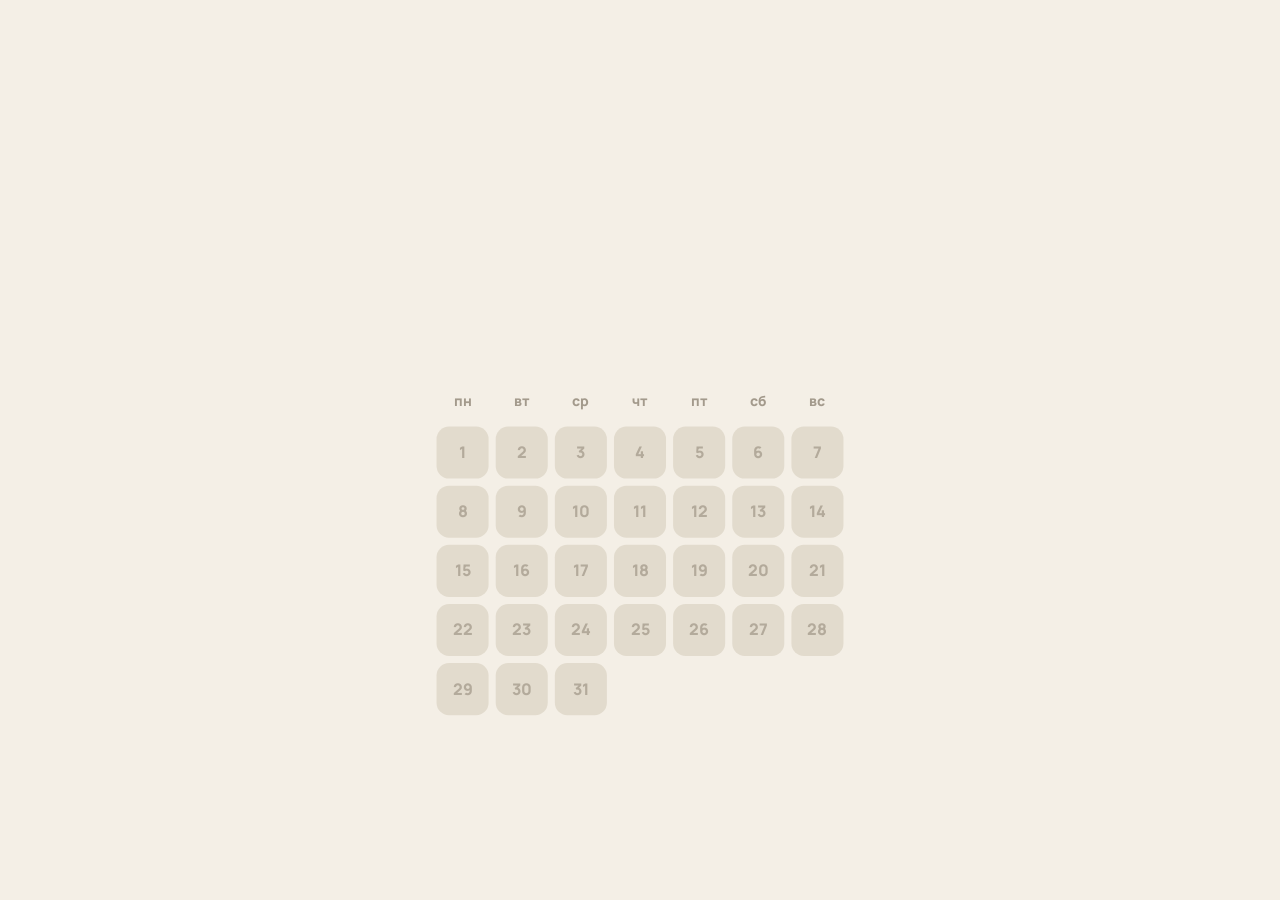
<file: dni.html>
<!doctype html>
<html lang="ru">
<meta charset="utf-8">
<meta name="viewport" content="width=device-width, initial-scale=1, viewport-fit=cover">
<meta property="og:title" content="Для тебя">
<meta property="og:description" content="Открой, это тебе">
<meta name="theme-color" content="#f4efe6">
<title>Целые дни</title>
<link rel="stylesheet" href="https://fonts.googleapis.com/css2?family=Manrope:wght@800&family=Marck+Script&display=swap">
<link rel="stylesheet" href="kit.css">
<style>
  :root { color-scheme: light; --bg: #f4efe6; --ink: #2e2a26; --glow: rgba(255, 184, 107, 0.4); --muted: #a39a8c; }
</style>

<canvas id="scene" aria-label="Серый календарь месяца: дни один за другим становятся цветными, в каждом появляется значок"></canvas>
<div id="say"><span>Софа,</span><h1>некоторые люди украшают фотографии, а некоторые — целые дни</h1></div>
<p id="hint">коснись любого дня</p>

<script src="kit.js"></script>
<script>
(function () {
  var cells = [], cell = 40, x0 = 0, y0 = 0;
  var PAL = ['#ffb86b', '#ff8fa3', '#f6c945', '#7fcfb0', '#8fb6ff', '#c79bff'];
  var DAYS = ['пн', 'вт', 'ср', 'чт', 'пт', 'сб', 'вс'];

  function icon(c, kind, s) {
    c.fillStyle = '#ffffff'; c.strokeStyle = '#ffffff';
    var i, a;
    if (kind === 0) {
      c.beginPath(); c.arc(0, 0, s * 0.14, 0, 6.283); c.fill();
      c.lineWidth = Math.max(1.5, s * 0.05); c.lineCap = 'round';
      for (i = 0; i < 8; i++) {
        a = i * Math.PI / 4;
        c.beginPath(); c.moveTo(Math.cos(a) * s * 0.2, Math.sin(a) * s * 0.2); c.lineTo(Math.cos(a) * s * 0.28, Math.sin(a) * s * 0.28); c.stroke();
      }
    } else if (kind === 1) {
      K.heart(0, s * 0.03, s * 0.17); c.fill();
    } else if (kind === 2) {
      K.star(0, s * 0.02, s * 0.25, -Math.PI / 2); c.fill();
    } else {
      for (i = 0; i < 5; i++) {
        a = i * 6.283 / 5 - Math.PI / 2;
        c.beginPath(); c.arc(Math.cos(a) * s * 0.14, Math.sin(a) * s * 0.14, s * 0.1, 0, 6.283); c.fill();
      }
      c.fillStyle = 'rgba(0,0,0,0.18)';
      c.beginPath(); c.arc(0, 0, s * 0.07, 0, 6.283); c.fill();
    }
  }

  play({
    sayAt: 8.5, hintAt: 15, endAt: 40,
    init: function (S) {
      var gw = Math.min(S.W - 40, S.H * 0.46, 440);
      cell = gw / 7; x0 = S.cx - gw / 2; y0 = S.H * 0.47;
      var old = cells;
      cells = [];
      for (var i = 0; i < 31; i++) {
        cells.push({
          i: i, col: i % 7, row: Math.floor(i / 7), at: 3 + i * 0.27,
          c: PAL[(i * 5 + Math.floor(i / 7)) % PAL.length], ic: (i * 3 + Math.floor(i / 7)) % 4,
          pop: old[i] ? old[i].pop : -9, done: old[i] ? old[i].done : false
        });
      }
    },
    draw: function (c, S) {
      var t = S.t, gap = cell * 0.12, s = cell - gap, wave = K.prog(t, 13, 2);
      c.textAlign = 'center'; c.textBaseline = 'middle';
      c.font = '800 ' + Math.round(cell * 0.24) + 'px ' + S.word;
      c.fillStyle = '#a39a8c';
      for (var d = 0; d < 7; d++) c.fillText(DAYS[d], x0 + d * cell + cell / 2, y0 - cell * 0.36);

      for (var i = 0; i < cells.length; i++) {
        var q = cells[i], px = x0 + q.col * cell + cell / 2, py = y0 + q.row * cell + cell / 2, on = t >= q.at;
        if (on && !q.done) {
          q.done = true; q.pop = t;
          if (!S.calm) K.burst(px, py, 5, { col: q.c, power: 90, size: 1.6, dur: 0.7 });
        }
        var k = 1 + (on ? 0.24 * Math.max(0, 1 - (t - q.pop) / 0.45) : 0) + 0.04 * Math.sin(t * 2.4 - i * 0.35) * wave;
        c.save();
        c.translate(px, py); c.scale(k, k);
        K.rr(-s / 2, -s / 2, s, s, s * 0.24);
        c.fillStyle = on ? q.c : '#e2dbcd';
        c.fill();
        if (on) {
          icon(c, q.ic, s);
          c.fillStyle = 'rgba(255,255,255,0.9)';
          c.font = '800 ' + Math.round(s * 0.19) + 'px ' + S.word;
          c.fillText(String(i + 1), -s * 0.29, -s * 0.3);
        } else {
          c.fillStyle = '#b3aa9b';
          c.font = '800 ' + Math.round(s * 0.3) + 'px ' + S.word;
          c.fillText(String(i + 1), 0, 1);
        }
        c.restore();
      }
    },
    tap: function (S, x, y) {
      var col = Math.floor((x - x0) / cell), row = Math.floor((y - y0) / cell), q = cells[row * 7 + col];
      if (col >= 0 && col < 7 && row >= 0 && q) {
        if (!q.done) { q.at = 0; return; }
        q.pop = S.t;
        K.burst(x0 + col * cell + cell / 2, y0 + row * cell + cell / 2, 12, { col: q.c, shape: 'star', power: 170, size: 2 });
      } else {
        K.burst(x, y, 12, { col: PAL, shape: 'star', power: 170, size: 2 });
      }
    }
  });
})();
</script>
</file>
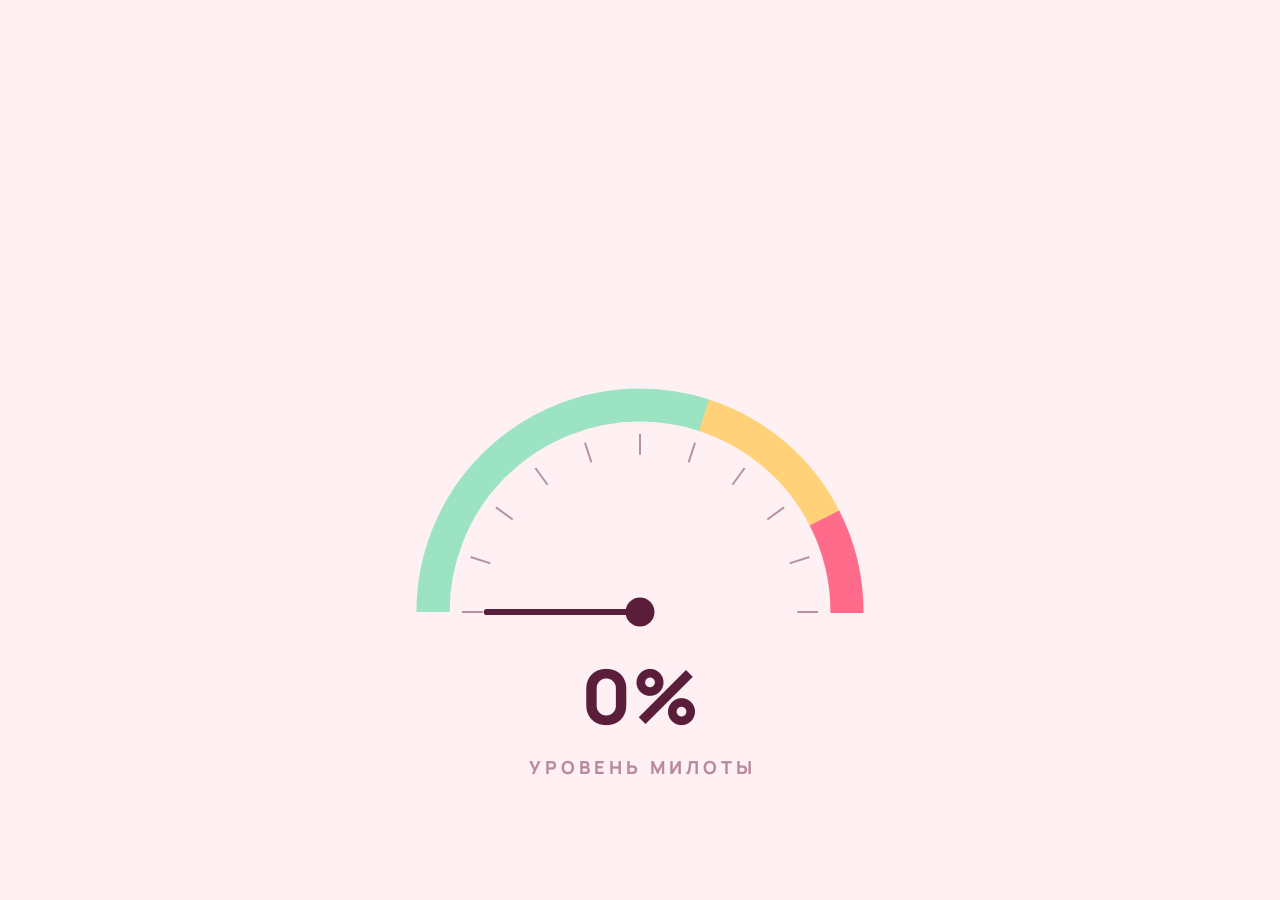
<file: milota.html>
<!doctype html>
<html lang="ru">
<meta charset="utf-8">
<meta name="viewport" content="width=device-width, initial-scale=1, viewport-fit=cover">
<meta property="og:title" content="Для тебя">
<meta property="og:description" content="Открой, это тебе">
<meta name="theme-color" content="#fff1f3">
<title>Милота</title>
<link rel="stylesheet" href="https://fonts.googleapis.com/css2?family=Manrope:wght@800&family=Marck+Script&display=swap">
<link rel="stylesheet" href="kit.css">
<style>
  :root { color-scheme: light; --bg: #fff1f3; --ink: #5a1e3a; --glow: rgba(255, 143, 171, 0.35); --muted: #b98a9c; }
</style>

<canvas id="scene" aria-label="Прибор «уровень милоты»: стрелка доходит до предела, зашкаливает, и из прибора вылетают сердечки"></canvas>
<div id="say"><span>Софа,</span><h1>по-моему, ты немного злоупотребляешь своей милотой</h1></div>
<p id="hint">коснись экрана</p>

<script src="kit.js"></script>
<script>
(function () {
  var popped = false, HEARTS = ['#ff6b8b', '#ff9fb5', '#ffc46b'];

  play({
    sayAt: 9.8, hintAt: 16, endAt: 30,
    draw: function (c, S) {
      var t = S.t, R = Math.min(S.W * 0.38, S.H * 0.23), gx = S.cx, gy = S.H * 0.68, PI = Math.PI;
      var v0 = K.prog(t, 1, 4.2), over = K.prog(t, 5.2, 1.6), wild = t > 5.2 && t < 9.6 && !S.calm;

      c.save();
      if (wild) c.translate((Math.random() - 0.5) * 4 * over, (Math.random() - 0.5) * 4 * over);

      // шкала
      c.lineCap = 'butt'; c.lineWidth = R * 0.16;
      var segs = [[1, 1.6, '#9be3c3'], [1.6, 1.85, '#ffd27a'], [1.85, 2, '#ff6b8b']];
      for (var s = 0; s < segs.length; s++) {
        c.strokeStyle = segs[s][2];
        c.beginPath(); c.arc(gx, gy, R, PI * segs[s][0], PI * segs[s][1] + 0.005); c.stroke();
      }
      c.strokeStyle = 'rgba(90,30,58,0.45)'; c.lineWidth = 2;
      for (var i = 0; i <= 10; i++) {
        var ta = PI + i / 10 * PI;
        c.beginPath();
        c.moveTo(gx + Math.cos(ta) * R * 0.76, gy + Math.sin(ta) * R * 0.76);
        c.lineTo(gx + Math.cos(ta) * R * 0.86, gy + Math.sin(ta) * R * 0.86);
        c.stroke();
      }

      // стрелка
      var v = v0 + 0.13 * over + (wild ? Math.sin(t * 38) * 0.012 : 0), a = PI + v * PI;
      c.strokeStyle = '#5a1e3a'; c.lineWidth = Math.max(3, R * 0.03); c.lineCap = 'round';
      c.beginPath(); c.moveTo(gx, gy); c.lineTo(gx + Math.cos(a) * R * 0.74, gy + Math.sin(a) * R * 0.74); c.stroke();
      c.fillStyle = '#5a1e3a';
      c.beginPath(); c.arc(gx, gy, R * 0.07, 0, 6.283); c.fill();

      // показания
      var pct = t < 5.2 ? Math.round(v0 * 100) : Math.min(999, 100 + Math.floor(Math.pow(t - 5.2, 2) * 48));
      c.textAlign = 'center'; c.textBaseline = 'middle';
      c.font = '800 ' + Math.round(R * 0.36) + 'px ' + S.word;
      c.fillText(t > 9.6 ? '∞' : pct + '%', gx, gy + R * 0.44);
      c.font = '800 ' + Math.round(R * 0.085) + 'px ' + S.word;
      c.fillStyle = '#b98a9c';
      c.fillText('У Р О В Е Н Ь   М И Л О Т Ы', gx, gy + R * 0.76);

      // табличка
      if (t > 6.2 && (t > 9.6 || Math.sin(t * 9) > 0)) {
        var pw = R * 0.82, ph = R * 0.24, py = gy - R * 1.36;
        c.fillStyle = '#ff6b8b';
        K.rr(gx - pw / 2, py - ph / 2, pw, ph, ph / 2); c.fill();
        c.fillStyle = '#ffffff';
        c.font = '800 ' + Math.round(R * 0.11) + 'px ' + S.word;
        c.fillText('П Е Р Е Б О Р', gx, py + 1);
      }
      c.restore();

      if (t > 9.6 && !popped) {
        popped = true;
        if (!S.calm) K.burst(gx, gy - R * 0.4, 70, { col: HEARTS, shape: 'heart', power: 430, grav: 260, size: 3, dur: 2.6 });
      }
      if (popped && !S.calm && Math.random() < S.dt * 3) {
        K.burst(Math.random() * S.W, S.H + 12, 1, { col: HEARTS, shape: 'heart', power: 40, grav: -70, size: 3, dur: 5 });
      }
    },
    tap: function (S, x, y) {
      K.burst(x, y, 16, { col: HEARTS, shape: 'heart', power: 220, grav: 120, size: 2.8 });
    }
  });
})();
</script>
</file>
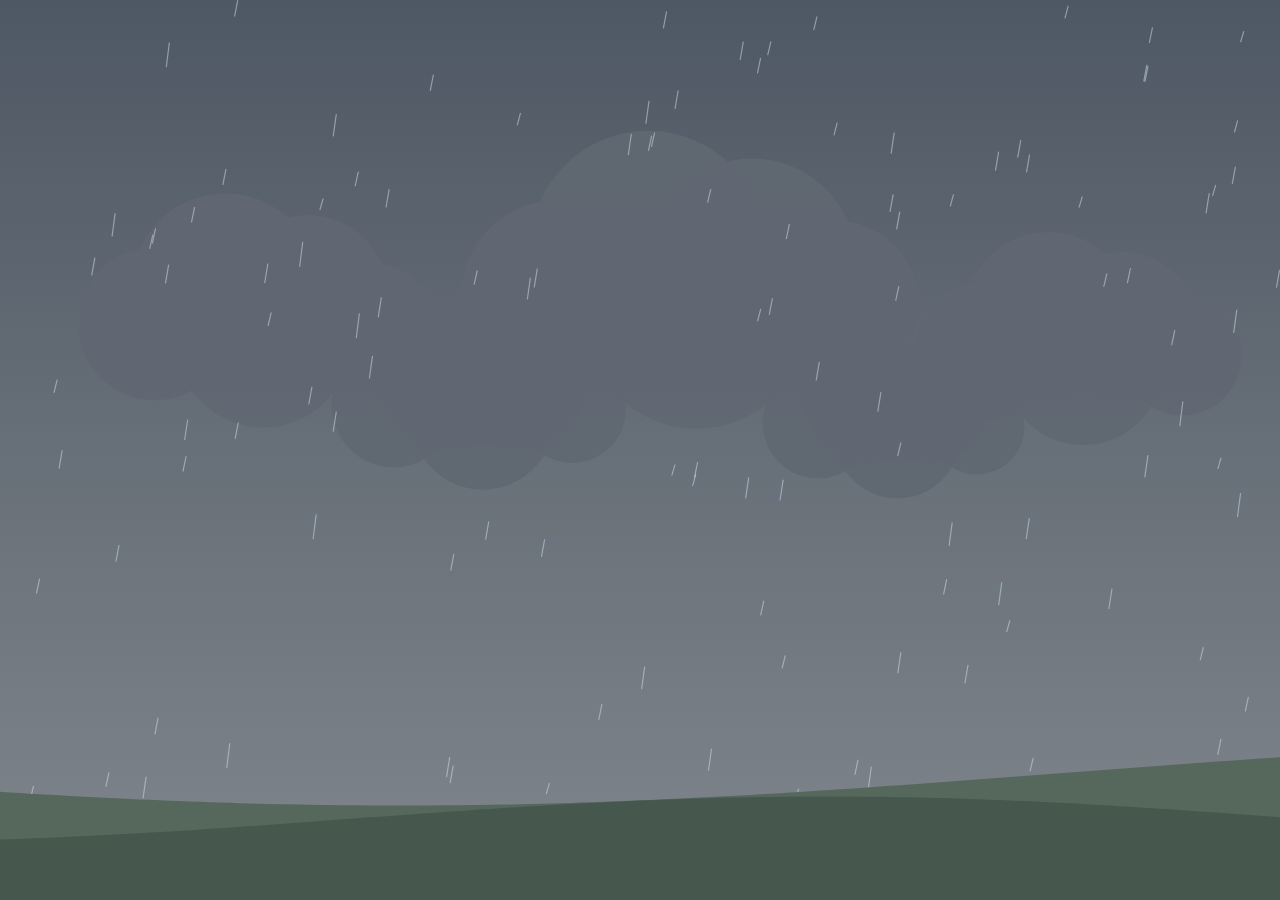
<file: nastroenie.html>
<!doctype html>
<html lang="ru">
<meta charset="utf-8">
<meta name="viewport" content="width=device-width, initial-scale=1, viewport-fit=cover">
<meta property="og:title" content="Для тебя">
<meta property="og:description" content="Открой, это тебе">
<meta name="theme-color" content="#4e5864">
<title>Настроение</title>
<link rel="stylesheet" href="https://fonts.googleapis.com/css2?family=Manrope:wght@800&family=Marck+Script&display=swap">
<link rel="stylesheet" href="kit.css">
<style>
  :root { --bg: #4e5864; --ink: #ffffff; --glow: rgba(20, 30, 45, 0.5); --muted: rgba(255, 255, 255, 0.78); }
</style>

<canvas id="scene" aria-label="Дождливый серый день незаметно проясняется: дождь стихает, тучи расходятся, выходит солнце и появляется радуга"></canvas>
<div id="say"><span>Софа,</span><h1>с тобой как-то незаметно становится лучше настроение</h1></div>
<p id="hint">коснись экрана</p>

<script src="kit.js"></script>
<script>
(function () {
  var drops = [], flowers = [];
  var clouds = [
    { x: 0.2, y: 0.36, s: 1.1, d: -1 }, { x: 0.55, y: 0.33, s: 1.4, d: 1 }, { x: 0.84, y: 0.39, s: 1.0, d: 1 },
    { x: 0.38, y: 0.45, s: 0.9, d: -1 }, { x: 0.7, y: 0.47, s: 0.8, d: 1 }
  ];
  var BLOBS = [[-1, 0, 0.7], [-0.35, -0.35, 0.85], [0.4, -0.25, 0.75], [1, 0.05, 0.6], [0, 0.15, 0.8]];
  var BOW = ['#ff6b6b', '#ffa94d', '#ffe066', '#69db7c', '#4dabf7', '#b197fc'];
  var PETALS = ['#ff8fa3', '#ffffff', '#ffd43b', '#c79bff'];

  function hillY(S, x) { return S.H * 0.91 + Math.sin(x / S.W * 4.2 + 2) * S.H * 0.025; }

  play({
    sayAt: 3, hintAt: 18, endAt: 40,
    init: function () {
      drops = []; flowers = [];
      for (var i = 0; i < 130; i++) drops.push({ x: Math.random(), y: Math.random(), l: 10 + Math.random() * 14, sp: 500 + Math.random() * 300 });
      for (var f = 0; f < 14; f++) flowers.push({ x: 0.04 + Math.random() * 0.92, at: 0.6 + Math.random() * 0.33, c: PETALS[f % 4] });
    },
    draw: function (c, S) {
      var t = S.t, W = S.W, H = S.H, u = Math.min(W, H), p = K.prog(t, 2, 14), i, x;

      // небо
      var sky = c.createLinearGradient(0, 0, 0, H);
      sky.addColorStop(0, K.rgb([78, 88, 100], [92, 168, 238], p));
      sky.addColorStop(1, K.rgb([128, 134, 140], [255, 221, 180], p));
      c.fillStyle = sky; c.fillRect(0, 0, W, H);

      // радуга
      var ra = K.prog(t, 11.5, 5) * 0.5;
      if (ra > 0) {
        var br = Math.max(W * 0.62, H * 0.34), bw = br * 0.035;
        c.globalAlpha = ra; c.lineWidth = bw + 0.6; c.lineCap = 'butt';
        for (i = 0; i < 6; i++) {
          c.strokeStyle = BOW[i];
          c.beginPath(); c.arc(S.cx, H * 0.92, br - i * bw, Math.PI, Math.PI * 2); c.stroke();
        }
        c.globalAlpha = 1;
      }

      // солнце
      var sx = W * 0.74, sy = K.lerp(H * 0.68, H * 0.52, p), sr = u * 0.11;
      var sg = c.createRadialGradient(sx, sy, 0, sx, sy, sr * 4);
      sg.addColorStop(0, 'rgba(255,236,170,' + (0.55 * p).toFixed(3) + ')');
      sg.addColorStop(1, 'rgba(255,236,170,0)');
      c.fillStyle = sg; c.fillRect(sx - sr * 4, sy - sr * 4, sr * 8, sr * 8);
      c.strokeStyle = 'rgba(255,233,168,' + (0.8 * p).toFixed(3) + ')'; c.lineWidth = 3; c.lineCap = 'round';
      for (i = 0; i < 12; i++) {
        var a = i * Math.PI / 6 + t * 0.15;
        c.beginPath(); c.moveTo(sx + Math.cos(a) * sr * 1.25, sy + Math.sin(a) * sr * 1.25);
        c.lineTo(sx + Math.cos(a) * sr * 1.7, sy + Math.sin(a) * sr * 1.7); c.stroke();
      }
      c.fillStyle = 'rgba(255,226,130,' + p.toFixed(3) + ')';
      c.beginPath(); c.arc(sx, sy, sr, 0, 6.283); c.fill();

      // тучи расходятся и светлеют
      c.fillStyle = K.rgb([96, 104, 114], [255, 255, 255], p, K.lerp(0.95, 0.75, p));
      for (i = 0; i < clouds.length; i++) {
        var cl = clouds[i], cs = cl.s * u * 0.11;
        var cx = cl.x * W + cl.d * p * W * 0.55 + Math.sin(t * 0.2 + cl.x * 9) * 8, cy = cl.y * H;
        for (var b = 0; b < BLOBS.length; b++) {
          c.beginPath(); c.arc(cx + BLOBS[b][0] * cs, cy + BLOBS[b][1] * cs, BLOBS[b][2] * cs, 0, 6.283); c.fill();
        }
      }

      // дождь стихает
      var n = Math.floor(drops.length * (1 - K.prog(t, 2, 9.5)));
      c.strokeStyle = 'rgba(210,225,240,0.5)'; c.lineWidth = 1.2;
      for (i = 0; i < n; i++) {
        var d = drops[i];
        d.y += d.sp * S.dt / H;
        if (d.y > 1) { d.y -= 1; d.x = Math.random(); }
        c.beginPath(); c.moveTo(d.x * W, d.y * H); c.lineTo(d.x * W - 3, d.y * H + d.l); c.stroke();
      }

      // холмы
      c.fillStyle = K.rgb([86, 104, 92], [108, 196, 120], p);
      c.beginPath(); c.moveTo(0, H);
      for (x = 0; x <= W + 10; x += 10) c.lineTo(x, H * 0.86 + Math.sin(x / W * 3.1 + 0.6) * H * 0.035);
      c.lineTo(W, H); c.closePath(); c.fill();
      c.fillStyle = K.rgb([70, 88, 78], [78, 170, 104], p);
      c.beginPath(); c.moveTo(0, H);
      for (x = 0; x <= W + 10; x += 10) c.lineTo(x, hillY(S, x));
      c.lineTo(W, H); c.closePath(); c.fill();

      // цветы
      for (i = 0; i < flowers.length; i++) {
        var f = flowers[i];
        if (p <= f.at) continue;
        var g = K.clamp((p - f.at) / 0.08), fx = f.x * W, fy = hillY(S, fx) + 4;
        c.strokeStyle = '#3f8f58'; c.lineWidth = 2;
        c.beginPath(); c.moveTo(fx, fy); c.lineTo(fx, fy - 16 * g); c.stroke();
        c.fillStyle = f.c;
        for (var k = 0; k < 5; k++) {
          var pa = k * 6.283 / 5 + f.x * 9;
          c.beginPath(); c.arc(fx + Math.cos(pa) * 4 * g, fy - 16 * g + Math.sin(pa) * 4 * g, 3.2 * g, 0, 6.283); c.fill();
        }
        c.fillStyle = '#ffb347';
        c.beginPath(); c.arc(fx, fy - 16 * g, 2.2 * g, 0, 6.283); c.fill();
      }
    },
    tap: function (S, x, y) {
      K.burst(x, y, 14, { col: ['#fff3b0', '#ffffff', '#ffd43b'], shape: 'star', power: 180, size: 2 });
    }
  });
})();
</script>
</file>
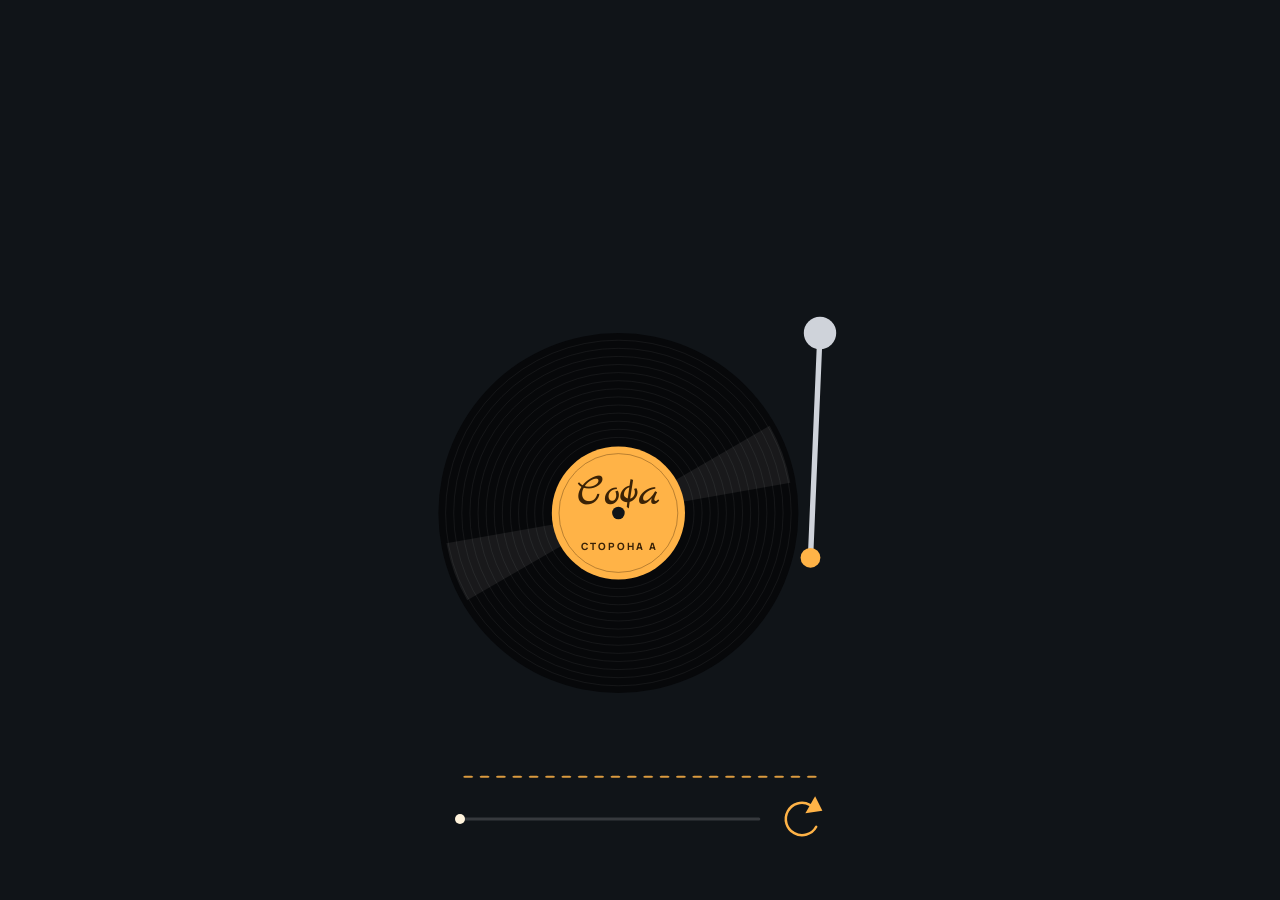
<file: pesnya.html>
<!doctype html>
<html lang="ru">
<meta charset="utf-8">
<meta name="viewport" content="width=device-width, initial-scale=1, viewport-fit=cover">
<meta property="og:title" content="Для тебя">
<meta property="og:description" content="Открой, это тебе">
<meta name="theme-color" content="#101418">
<title>Любимая песня</title>
<link rel="stylesheet" href="https://fonts.googleapis.com/css2?family=Manrope:wght@800&family=Marck+Script&display=swap">
<link rel="stylesheet" href="kit.css">
<style>
  :root { --bg: #101418; --ink: #f7efe2; --glow: rgba(255, 179, 71, 0.45); --muted: #8f8a80; }
</style>

<canvas id="scene" aria-label="Крутится пластинка с именем Софа, летят ноты, песня доигрывает и включается снова"></canvas>
<div id="say"><span>Софа,</span><h1>ты напоминаешь любимую песню, которую хочется включать снова</h1></div>
<p id="hint">коснись экрана</p>

<script src="kit.js"></script>
<script>
(function () {
  var notes = [], rot = 0, lastLoop = 0, pulse = -9, AMBER = '#ffb347';

  play({
    sayAt: 5, hintAt: 14, endAt: 30,
    draw: function (c, S) {
      var t = S.t, R = Math.min(S.W * 0.36, S.H * 0.2), x = S.cx - R * 0.12, y = S.H * 0.57, PI = Math.PI, i;
      var playing = K.prog(t, 2, 1.2);
      rot += S.dt * 2.3 * playing;

      // пластинка
      c.fillStyle = '#07080a';
      c.beginPath(); c.arc(x, y, R, 0, 6.283); c.fill();
      c.strokeStyle = 'rgba(255,255,255,0.06)'; c.lineWidth = 1;
      for (var g = 0.42; g < 0.97; g += 0.045) { c.beginPath(); c.arc(x, y, R * g, 0, 6.283); c.stroke(); }
      c.save();
      c.translate(x, y); c.rotate(Math.sin(t * 0.5) * 0.05);
      c.fillStyle = 'rgba(255,255,255,0.07)';
      for (i = 0; i < 2; i++) {
        c.beginPath(); c.moveTo(0, 0); c.arc(0, 0, R * 0.97, -0.55 + i * PI, -0.2 + i * PI); c.closePath(); c.fill();
      }
      c.restore();

      // этикетка
      c.save();
      c.translate(x, y); c.rotate(rot);
      c.fillStyle = AMBER;
      c.beginPath(); c.arc(0, 0, R * 0.37, 0, 6.283); c.fill();
      c.strokeStyle = 'rgba(58,34,6,0.35)'; c.lineWidth = 1;
      c.beginPath(); c.arc(0, 0, R * 0.33, 0, 6.283); c.stroke();
      c.fillStyle = '#3a2206'; c.textAlign = 'center'; c.textBaseline = 'middle';
      c.font = '400 ' + Math.round(R * 0.25) + 'px ' + S.hand;
      c.fillText('Софа', 0, -R * 0.1);
      c.font = '800 ' + Math.round(R * 0.055) + 'px ' + S.word;
      c.fillText('С Т О Р О Н А   А', 0, R * 0.19);
      c.restore();
      c.fillStyle = '#101418';
      c.beginPath(); c.arc(x, y, R * 0.035, 0, 6.283); c.fill();

      // тонарм
      var pvx = x + R * 1.12, pvy = y - R, arm = R * 1.25;
      var aa = K.lerp(PI / 2 - 0.1, PI / 2 + 0.5, K.prog(t, 0.6, 1.6));
      var nx = pvx + Math.cos(aa) * arm, ny = pvy + Math.sin(aa) * arm;
      c.strokeStyle = '#cfd3da'; c.lineWidth = Math.max(3, R * 0.03); c.lineCap = 'round';
      c.beginPath(); c.moveTo(pvx, pvy); c.lineTo(nx, ny); c.stroke();
      c.fillStyle = '#cfd3da';
      c.beginPath(); c.arc(pvx, pvy, R * 0.09, 0, 6.283); c.fill();
      c.fillStyle = AMBER;
      c.beginPath(); c.arc(nx, ny, R * 0.055, 0, 6.283); c.fill();

      // ноты
      if (playing > 0.9 && !S.calm && Math.random() < S.dt * 1.6) {
        notes.push({ x: x - R * 0.5 + Math.random() * R, y: y - R * 0.95, life: 0, ph: Math.random() * 6, g: Math.random() < 0.5 ? '♪' : '♫', s: R * (0.16 + Math.random() * 0.1) });
      }
      c.fillStyle = '#ffcf8a'; c.textAlign = 'center'; c.textBaseline = 'middle';
      for (i = notes.length - 1; i >= 0; i--) {
        var n = notes[i];
        n.life += S.dt;
        if (n.life > 3) { notes.splice(i, 1); continue; }
        c.globalAlpha = Math.sin(PI * n.life / 3) * 0.9;
        c.font = Math.round(n.s) + 'px sans-serif';
        c.fillText(n.g, n.x + Math.sin(n.life * 2 + n.ph) * 12, n.y - n.life * 30);
      }
      c.globalAlpha = 1;

      // эквалайзер
      var ey = y + R * 1.46, count = 22, step = R * 2 / count;
      c.fillStyle = AMBER;
      for (i = 0; i < count; i++) {
        var h = R * 0.34 * playing * (0.2 + 0.8 * Math.abs(Math.sin(t * (2.2 + i % 5 * 0.6) + i * 1.3) * Math.sin(t * 1.1 + i * 0.5)));
        c.globalAlpha = 0.85;
        K.rr(S.cx - R + i * step + step * 0.2, ey - h, step * 0.6, h + 2, 1.5); c.fill();
      }
      c.globalAlpha = 1;

      // дорожка времени и «повтор»
      var by = ey + R * 0.24, bx0 = S.cx - R, bx1 = S.cx + R - R * 0.34, lp = 0, dur = 7;
      if (t > 3.2) {
        lp = ((t - 3.2) % dur) / dur;
        var loop = Math.floor((t - 3.2) / dur);
        if (loop !== lastLoop) {
          lastLoop = loop; pulse = t;
          if (!S.calm) K.burst(S.cx + R - R * 0.1, by, 8, { col: '#ffcf8a', shape: 'note', power: 110, grav: -50, size: 2.4 });
        }
      }
      c.lineCap = 'round'; c.lineWidth = 3;
      c.strokeStyle = 'rgba(255,255,255,0.16)';
      c.beginPath(); c.moveTo(bx0, by); c.lineTo(bx1, by); c.stroke();
      c.strokeStyle = AMBER;
      c.beginPath(); c.moveTo(bx0, by); c.lineTo(bx0 + (bx1 - bx0) * lp, by); c.stroke();
      c.fillStyle = '#fff3dc';
      c.beginPath(); c.arc(bx0 + (bx1 - bx0) * lp, by, 5, 0, 6.283); c.fill();

      var since = t - pulse, kick = since < 0.6 ? 1 - since / 0.6 : 0, ir = R * 0.09;
      c.save();
      c.translate(S.cx + R - R * 0.1, by);
      c.scale(1 + kick * 0.5, 1 + kick * 0.5);
      c.rotate(kick > 0 ? (1 - kick) * 6.283 : 0);
      c.strokeStyle = AMBER; c.lineWidth = 2.5;
      c.beginPath(); c.arc(0, 0, ir, 0.5, 5.5); c.stroke();
      c.fillStyle = AMBER;
      c.beginPath();
      c.moveTo(Math.cos(5.5) * ir + ir * 0.55, Math.sin(5.5) * ir + ir * 0.2);
      c.lineTo(Math.cos(5.5) * ir - ir * 0.5, Math.sin(5.5) * ir + ir * 0.35);
      c.lineTo(Math.cos(5.5) * ir + ir * 0.1, Math.sin(5.5) * ir - ir * 0.7);
      c.closePath(); c.fill();
      c.restore();
    },
    tap: function (S, x, y) {
      K.burst(x, y, 12, { col: ['#ffcf8a', '#ffb347', '#fff3dc'], shape: 'note', power: 170, grav: -60, size: 2.6, dur: 1.6 });
    }
  });
})();
</script>
</file>
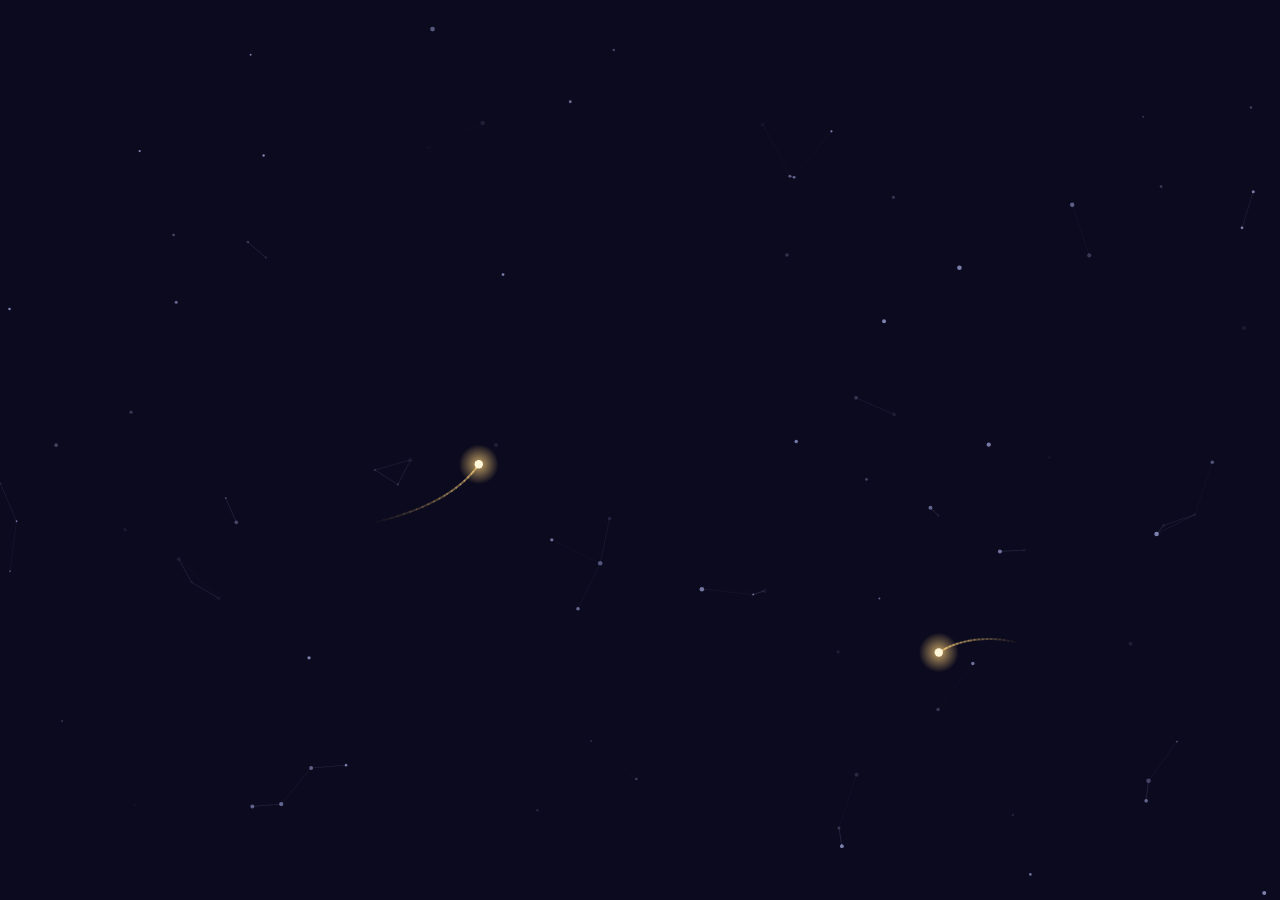
<file: sluchainost.html>
<!doctype html>
<html lang="ru">
<meta charset="utf-8">
<meta name="viewport" content="width=device-width, initial-scale=1, viewport-fit=cover">
<meta property="og:title" content="Для тебя">
<meta property="og:description" content="Открой, это тебе">
<meta name="theme-color" content="#0b0a1e">
<title>Случайность</title>
<link rel="stylesheet" href="https://fonts.googleapis.com/css2?family=Manrope:wght@800&family=Marck+Script&display=swap">
<link rel="stylesheet" href="kit.css">
<style>
  :root { --bg: #0b0a1e; --ink: #f6eed9; --glow: rgba(255, 210, 122, 0.5); --muted: #9b93b8; }
</style>

<canvas id="scene" aria-label="Среди множества случайных точек две золотые находят друг друга"></canvas>
<div id="say"><span>Софа,</span><h1>из всех случайностей в моей жизни эта мне нравится больше всего</h1></div>
<p id="hint">коснись экрана</p>

<script src="kit.js"></script>
<script>
(function () {
  var dots = [], A = { k: 0.4, sign: 1, tr: [] }, B = { k: 2.9, sign: -1, tr: [] }, M = { x: 0, y: 0 }, flash = -1;

  function hero(c, S, h, p, u) {
    var t = S.t;
    var fx = h.sx + Math.sin(t * 1.3 + h.k) * u * 0.16 + Math.sin(t * 0.7 + h.k * 2) * u * 0.1;
    var fy = h.sy + Math.cos(t * 1.1 + h.k) * u * 0.13;
    var ox = M.x + h.sign * Math.cos(t * 1.6) * u * 0.055, oy = M.y + h.sign * Math.sin(t * 1.6) * u * 0.055;
    var x = K.lerp(fx, ox, p), y = K.lerp(fy, oy, p);
    h.tr.push([x, y]);
    if (h.tr.length > 46) h.tr.shift();
    c.lineWidth = 2; c.lineCap = 'round';
    for (var i = 1; i < h.tr.length; i++) {
      c.strokeStyle = 'rgba(255,210,122,' + (i / h.tr.length * 0.6).toFixed(3) + ')';
      c.beginPath(); c.moveTo(h.tr[i - 1][0], h.tr[i - 1][1]); c.lineTo(h.tr[i][0], h.tr[i][1]); c.stroke();
    }
    var g = c.createRadialGradient(x, y, 0, x, y, 20);
    g.addColorStop(0, 'rgba(255,210,122,0.75)'); g.addColorStop(1, 'rgba(255,210,122,0)');
    c.fillStyle = g; c.fillRect(x - 20, y - 20, 40, 40);
    c.fillStyle = '#fff6da';
    c.beginPath(); c.arc(x, y, 4.2, 0, 6.283); c.fill();
  }

  play({
    sayAt: 9.5, hintAt: 17, endAt: 30,
    init: function (S) {
      dots = [];
      for (var i = 0; i < 90; i++) {
        dots.push({ x: Math.random() * S.W, y: Math.random() * S.H, vx: (Math.random() - 0.5) * 20, vy: (Math.random() - 0.5) * 20, r: 0.8 + Math.random() * 1.6, ph: Math.random() * 6.28 });
      }
      M.x = S.cx; M.y = S.H * 0.64;
      A.sx = S.W * 0.2; A.sy = S.H * 0.46; A.tr = [];
      B.sx = S.W * 0.8; B.sy = S.H * 0.84; B.tr = [];
    },
    draw: function (c, S) {
      var t = S.t, u = Math.min(S.W, S.H), p = K.prog(t, 2.5, 8.5), i, j, d;

      for (i = 0; i < dots.length; i++) {
        d = dots[i];
        d.vx = (d.vx + (Math.random() - 0.5) * 60 * S.dt) * 0.985;
        d.vy = (d.vy + (Math.random() - 0.5) * 60 * S.dt) * 0.985;
        d.x += d.vx * S.dt; d.y += d.vy * S.dt;
        if (d.x < -5) d.x = S.W + 5; if (d.x > S.W + 5) d.x = -5;
        if (d.y < -5) d.y = S.H + 5; if (d.y > S.H + 5) d.y = -5;
      }
      // случайные связи между близкими точками
      c.lineWidth = 1;
      for (i = 0; i < dots.length; i++) {
        for (j = i + 1; j < dots.length; j++) {
          var dx = dots[i].x - dots[j].x, dy = dots[i].y - dots[j].y, q = dx * dx + dy * dy;
          if (q < 4900) {
            c.strokeStyle = 'rgba(154,160,216,' + ((1 - Math.sqrt(q) / 70) * 0.22).toFixed(3) + ')';
            c.beginPath(); c.moveTo(dots[i].x, dots[i].y); c.lineTo(dots[j].x, dots[j].y); c.stroke();
          }
        }
      }
      for (i = 0; i < dots.length; i++) {
        d = dots[i];
        c.fillStyle = 'rgba(190,196,255,' + (0.35 + 0.3 * Math.sin(t * 1.5 + d.ph)).toFixed(3) + ')';
        c.beginPath(); c.arc(d.x, d.y, d.r, 0, 6.283); c.fill();
      }

      if (p >= 1 && flash < 0) {
        flash = t;
        if (!S.calm) K.burst(M.x, M.y, 40, { col: '#ffd27a', shape: 'star', power: 240 });
      }
      if (flash >= 0) {
        var f = t - flash;
        c.globalCompositeOperation = 'lighter';
        var halo = c.createRadialGradient(M.x, M.y, 0, M.x, M.y, u * 0.42);
        halo.addColorStop(0, 'rgba(255,210,122,' + (0.26 + 0.08 * Math.sin(t * 2)).toFixed(3) + ')');
        halo.addColorStop(1, 'rgba(255,210,122,0)');
        c.fillStyle = halo; c.fillRect(0, 0, S.W, S.H);
        for (i = 0; i < dots.length; i++) {
          var mx = dots[i].x - M.x, my = dots[i].y - M.y, md = Math.sqrt(mx * mx + my * my);
          if (md < u * 0.36) {
            c.strokeStyle = 'rgba(255,210,122,' + ((1 - md / (u * 0.36)) * 0.3).toFixed(3) + ')';
            c.beginPath(); c.moveTo(M.x, M.y); c.lineTo(dots[i].x, dots[i].y); c.stroke();
          }
        }
        if (f < 1.4) {
          c.strokeStyle = 'rgba(255,236,190,' + (1 - f / 1.4).toFixed(3) + ')';
          c.lineWidth = 2;
          c.beginPath(); c.arc(M.x, M.y, f * u * 0.5, 0, 6.283); c.stroke();
        }
        c.globalCompositeOperation = 'source-over';
      }
      hero(c, S, A, p, u);
      hero(c, S, B, p, u);
    },
    tap: function (S, x, y) {
      K.burst(x, y, 18, { col: '#ffd27a', shape: 'star', power: 200 });
      for (var i = 0; i < dots.length; i++) {
        var dx = dots[i].x - x, dy = dots[i].y - y, d = Math.sqrt(dx * dx + dy * dy) || 1;
        if (d < 130) { dots[i].vx += dx / d * 160; dots[i].vy += dy / d * 160; }
      }
    }
  });
})();
</script>
</file>
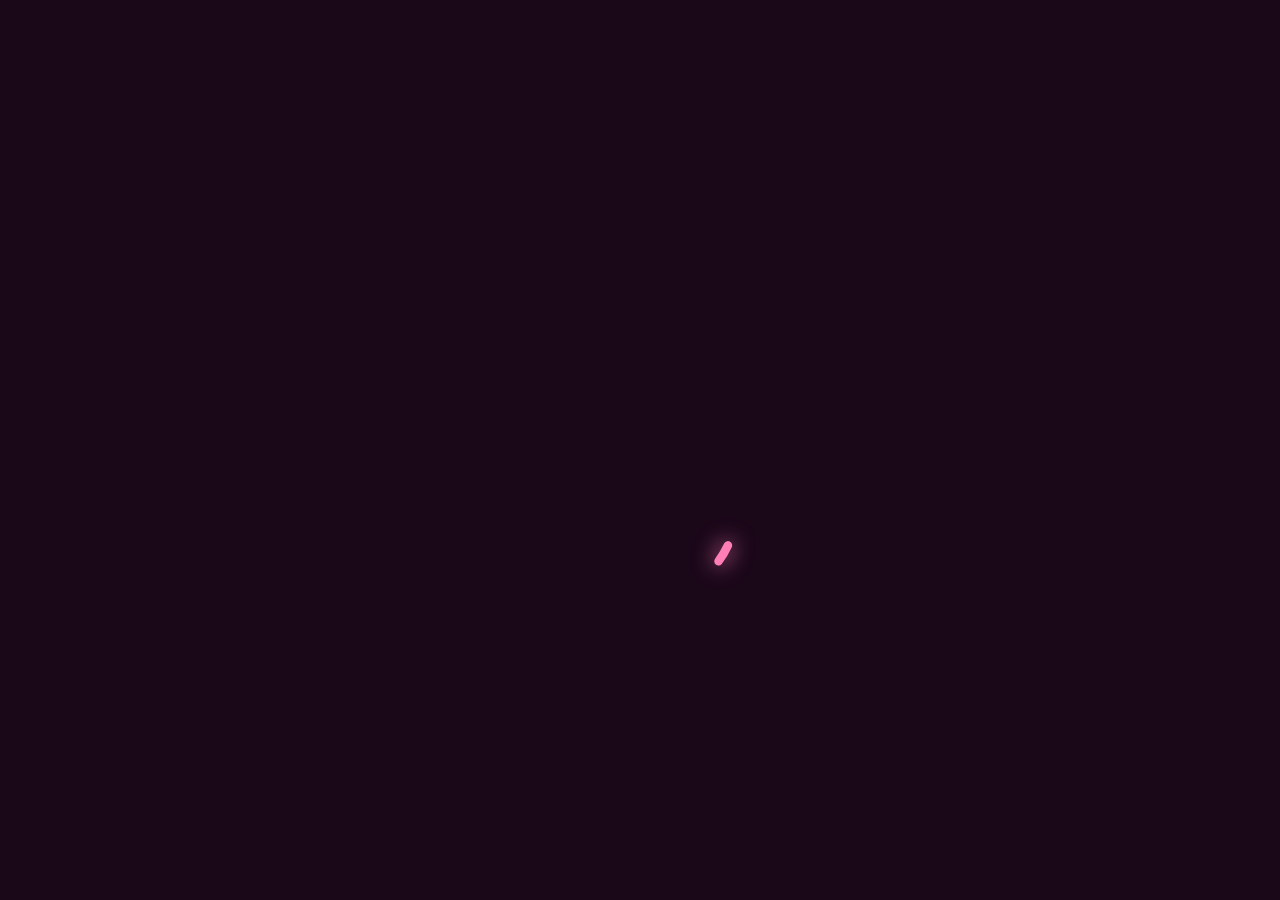
<file: ulybka.html>
<!doctype html>
<html lang="ru">
<meta charset="utf-8">
<meta name="viewport" content="width=device-width, initial-scale=1, viewport-fit=cover">
<meta property="og:title" content="Для тебя">
<meta property="og:description" content="Открой, это тебе">
<meta name="theme-color" content="#1a0718">
<title>Улыбка</title>
<link rel="stylesheet" href="https://fonts.googleapis.com/css2?family=Manrope:wght@800&family=Marck+Script&display=swap">
<link rel="stylesheet" href="kit.css">
<style>
  :root { --bg: #1a0718; --ink: #ffe6f1; --glow: rgba(255, 126, 182, 0.55); --muted: #b07c98; }
</style>

<canvas id="scene" aria-label="Светящаяся улыбка, вокруг которой всё быстрее кружится вихрь огоньков"></canvas>
<div id="say"><span>Софа,</span><h1>твоя улыбка сводит меня с ума</h1></div>
<p id="hint">коснись экрана</p>

<script src="kit.js"></script>
<script>
(function () {
  var ps = [], boost = 0, cols = ['#ff7eb6', '#ffd27a', '#ffffff', '#c79bff'];

  play({
    sayAt: 6, hintAt: 14, endAt: 30,
    init: function () {
      ps = [];
      for (var i = 0; i < 170; i++) {
        ps.push({ rad: 0.5 + Math.random() * 0.6, ang: Math.random() * 6.283, w: 0.7 + Math.random() * 1.3, c: cols[i % 4], sp: 0.5 + Math.random() });
      }
    },
    draw: function (c, S) {
      var t = S.t, u = Math.min(S.W * 0.44, S.H * 0.27), R = u * 0.4;
      var fx = S.cx, fy = S.H * 0.56;
      var spin = 0.25 + 2.4 * K.prog(t, 3.5, 9) + boost;
      boost *= Math.pow(0.3, S.dt);
      var appear = K.prog(t, 2.6, 3);

      // вихрь
      c.save();
      c.translate(fx, fy + R * 0.35);
      c.rotate(Math.sin(t * 0.9) * 0.05 * Math.min(spin, 3));
      c.scale(1, 0.86);
      c.globalCompositeOperation = 'lighter';
      c.lineCap = 'round';
      for (var i = 0; i < ps.length; i++) {
        var P = ps[i];
        P.ang += S.dt * spin * P.sp * (0.35 + 0.5 / P.rad);
        var rr = P.rad * u * (1 + 0.06 * Math.sin(t * 1.3 + P.rad * 9));
        var tail = Math.min(1.3, 0.06 + 0.16 * spin / P.rad);
        c.globalAlpha = appear * (0.3 + 0.5 * (1.1 - P.rad));
        c.strokeStyle = P.c; c.lineWidth = P.w;
        c.beginPath(); c.arc(0, 0, rr, P.ang - tail, P.ang); c.stroke();
        c.globalAlpha = appear;
        c.fillStyle = P.c;
        c.beginPath(); c.arc(Math.cos(P.ang) * rr, Math.sin(P.ang) * rr, P.w * 1.1, 0, 6.283); c.fill();
      }
      c.restore();

      // улыбка
      var p1 = K.prog(t, 0.8, 2.2), eyes = K.prog(t, 2.4, 1);
      c.strokeStyle = '#ff7eb6'; c.shadowColor = '#ff7eb6'; c.shadowBlur = 22;
      c.lineCap = 'round'; c.lineWidth = Math.max(4, u * 0.035);
      if (p1 > 0) {
        c.beginPath();
        c.arc(fx, fy, R, Math.PI * 0.14, Math.PI * (0.14 + 0.72 * p1));
        c.stroke();
      }
      if (eyes > 0) {
        c.globalAlpha = eyes;
        c.lineWidth = Math.max(3, u * 0.028);
        c.beginPath(); c.arc(fx - R * 0.5, fy - R * 0.05, R * 0.17, Math.PI * 1.15, Math.PI * 1.85); c.stroke();
        c.beginPath(); c.arc(fx + R * 0.5, fy - R * 0.05, R * 0.17, Math.PI * 1.15, Math.PI * 1.85); c.stroke();
      }
    },
    tap: function (S, x, y) {
      boost = 3.5;
      K.burst(x, y, 16, { col: ['#ff7eb6', '#ffb3d1', '#ffd27a'], shape: 'heart', power: 200, grav: -30, size: 2.6 });
    }
  });
})();
</script>
</file>
<file: kit.css>
/* Общая основа: один экран, сцена на холсте, сверху обращение и фраза от руки. Цвета задаёт каждая страница. */
:root {
  color-scheme: dark;
  --bg: #0b0a1e;
  --ink: #ffffff;
  --glow: rgba(255, 255, 255, 0.4);
  --muted: #8a8a9a;
  --font-hand: "Marck Script", "Segoe Script", "Snell Roundhand", cursive;
  --font-word: "Manrope", system-ui, -apple-system, "Segoe UI", Roboto, sans-serif;
}
html, body { height: 100%; }
body {
  margin: 0;
  background: var(--bg);
  color: var(--ink);
  overflow: hidden;
  -webkit-user-select: none;
  user-select: none;
  -webkit-tap-highlight-color: transparent;
}
canvas {
  position: fixed;
  inset: 0;
  width: 100%;
  height: 100%;
  display: block;
  touch-action: manipulation;
}
#say {
  position: fixed;
  left: 0; right: 0;
  top: calc(env(safe-area-inset-top, 0px) + 5vh);
  padding-left: max(20px, env(safe-area-inset-left, 0px));
  padding-right: max(20px, env(safe-area-inset-right, 0px));
  text-align: center;
  pointer-events: none;
  opacity: 0;
  transform: translateY(10px);
  transition: opacity 1.8s ease, transform 1.8s ease;
}
#say span {
  display: block;
  margin-bottom: 0.2em;
  font: 400 clamp(1.3rem, 5.4vw, 1.9rem)/1.2 var(--font-hand);
  color: var(--muted);
}
#say h1 {
  margin: 0 auto;
  max-width: 17em;
  font: 400 clamp(1.5rem, 6.6vw, 2.7rem)/1.2 var(--font-hand);
  text-wrap: balance;
  text-shadow: 0 0 14px var(--glow), 0 0 40px var(--glow);
}
#hint {
  position: fixed;
  left: 0; right: 0;
  bottom: calc(env(safe-area-inset-bottom, 0px) + 3.5vh);
  margin: 0;
  text-align: center;
  font: 800 0.68rem/1 var(--font-word);
  letter-spacing: 0.28em;
  text-transform: uppercase;
  color: var(--muted);
  pointer-events: none;
  opacity: 0;
  transition: opacity 1.6s ease;
}
#say.on, #hint.on { opacity: 1; transform: none; }
@media (prefers-reduced-motion: reduce) {
  #say, #hint { transition: none; }
}
</file>
